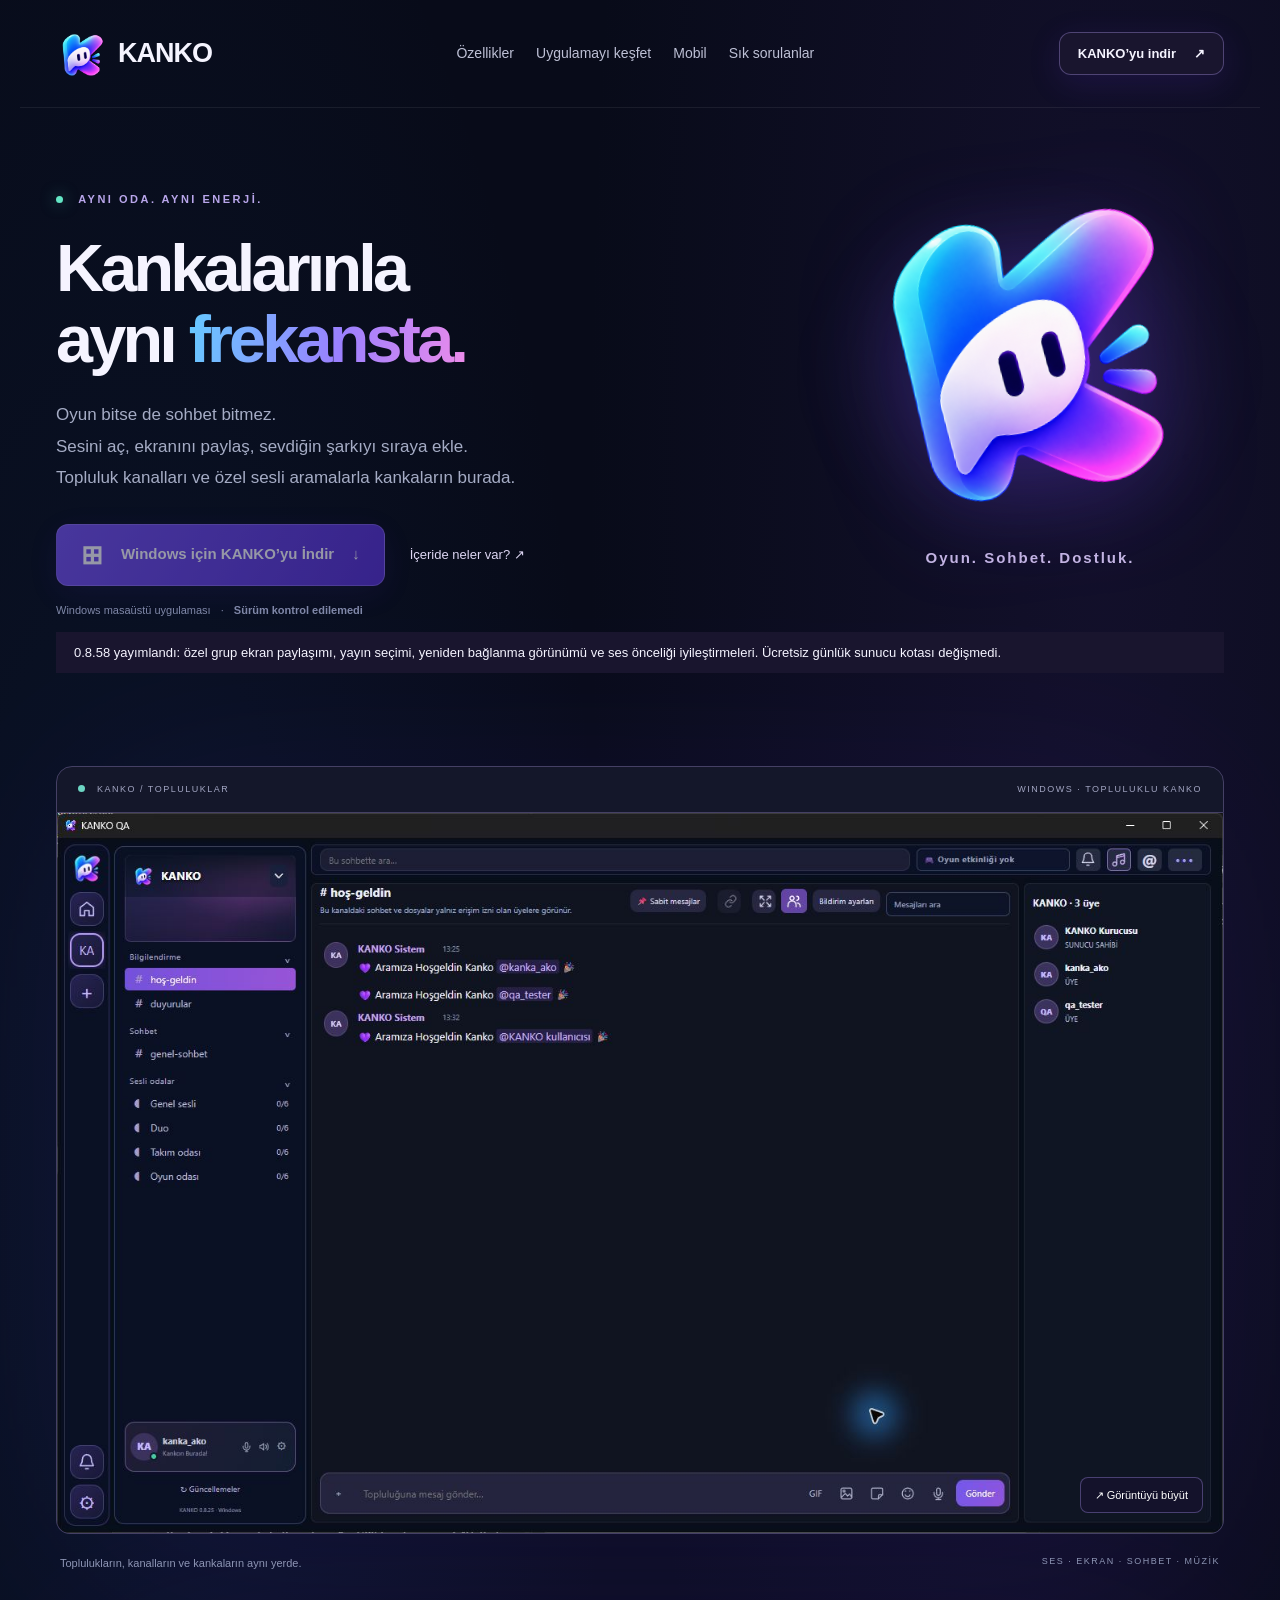
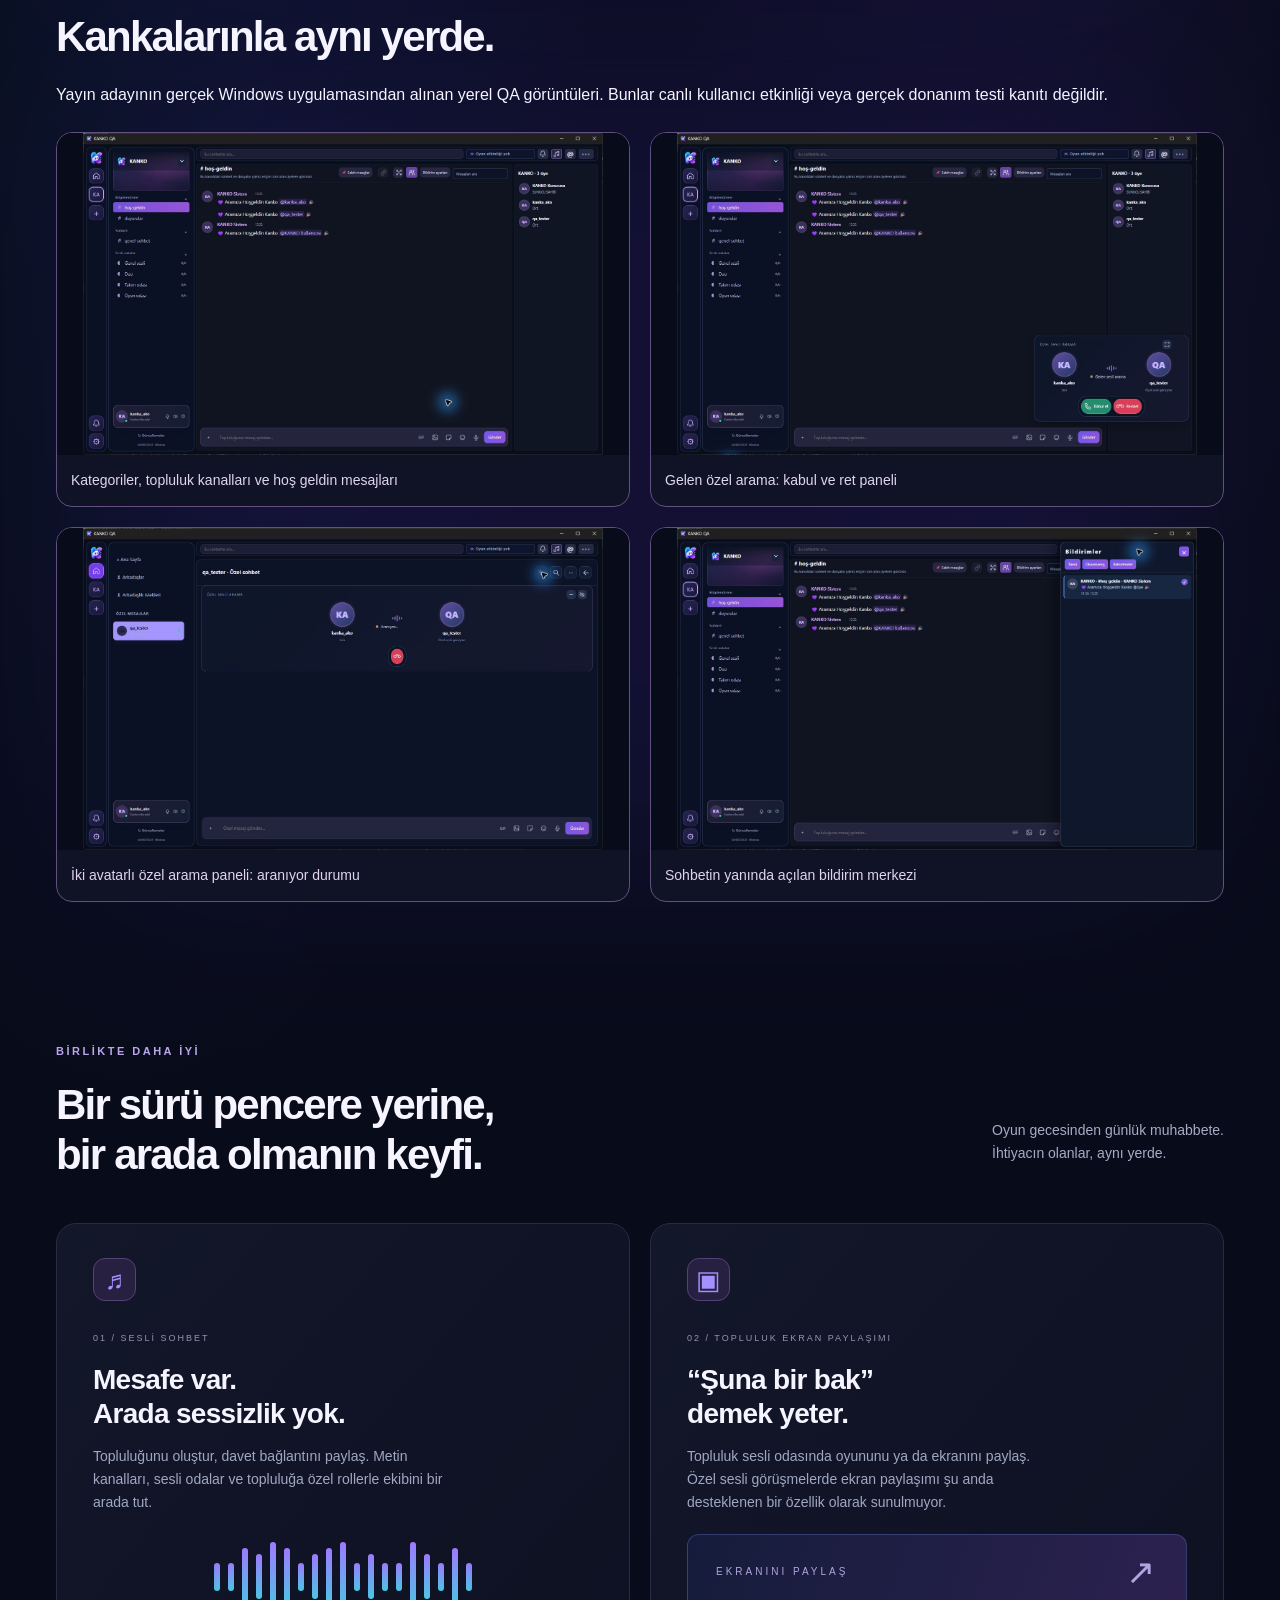
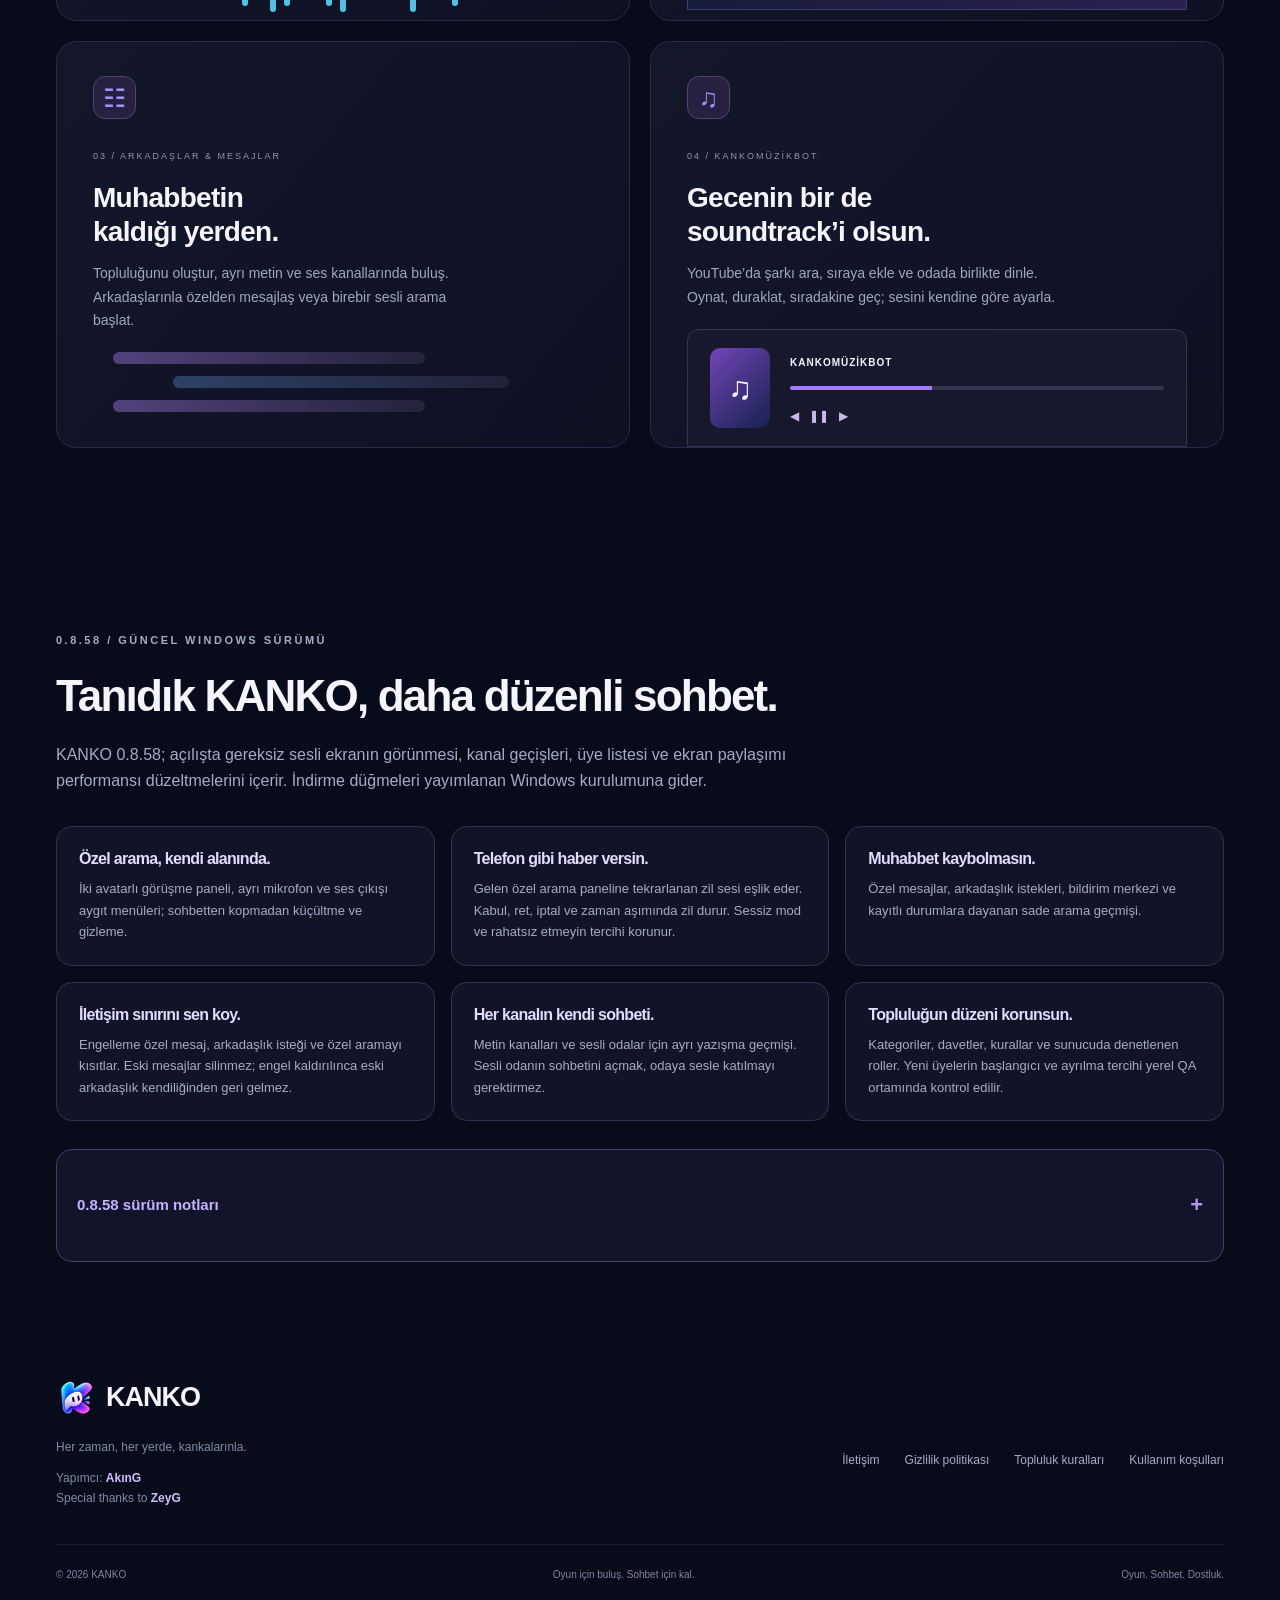
<file: index.html>
<!doctype html><html lang="tr"><head><meta charset="utf-8"><meta name="viewport" content="width=device-width,initial-scale=1"><meta name="theme-color" content="#080b19"><meta name="description" content="KANKO ile arkadaşlarınla sesli sohbet et, ekranını paylaş ve birlikte müzik dinle. Windows masaüstü uygulamasını indir."><link rel="canonical" href="https://kankoapp.github.io/"><meta property="og:url" content="https://kankoapp.github.io/"><meta property="og:image" content="https://kankoapp.github.io/logo-hd.png"><title>KANKO — Kankalarınla aynı frekansta.</title><meta property="og:title" content="KANKO — Kankalarınla aynı frekansta."><meta property="og:description" content="Oyun. Sohbet. Dostluk. Arkadaşlarınla buluşacağın Windows uygulaması."><link rel="icon" href="logo-hd.png"><link rel="stylesheet" href="style.css?v=release-live-1"><style>.mobile-section{padding-top:90px;padding-bottom:70px}.mobile-intro{display:grid;grid-template-columns:1fr 1.15fr;align-items:center;gap:40px}.mobile-intro h2{font-size:clamp(32px,4vw,50px);line-height:1.15;margin:22px 0}.mobile-intro p{color:var(--muted)}.coming-badge{display:inline-flex;border:1px solid #9671ff66;border-radius:30px;padding:7px 15px;background:#6542dc22;color:#cebaff;font-size:12px}.mobile-art{margin:0}.mobile-art img{display:block;width:100%;height:auto;border:1px solid #544678;border-radius:24px}.mobile-art figcaption{font-size:11px;color:var(--muted);margin-top:12px;text-align:center}.capability-grid{display:grid;grid-template-columns:repeat(3,minmax(0,1fr));gap:16px;margin-top:32px}.capability-card{border:1px solid #34334e;border-radius:16px;background:#111427;padding:22px;min-width:0}.capability-card h3{font-size:16px;margin:0 0 10px;color:#e3dbff}.capability-card p{font-size:13px;color:var(--muted);margin:0}.capability-heading{font-size:24px;margin-top:48px}.creator-credit strong{color:#d3bcff}.nav nav{gap:22px}@media(max-width:850px){.mobile-intro{grid-template-columns:1fr}.capability-grid{grid-template-columns:repeat(2,minmax(0,1fr))}.mobile-section{padding-top:60px}}@media(max-width:520px){.capability-grid{grid-template-columns:1fr}.mobile-intro{gap:24px}.capability-card{padding:18px}.mobile-section{padding-bottom:40px}.nav nav{gap:12px;font-size:12px}}</style><link rel="stylesheet" href="premium.css"><link rel="stylesheet" href="sharp-visuals.css"><link rel="stylesheet" href="game-examples.css"><link rel="stylesheet" href="candidate.css"></head><body><a class="skip" href="#main">İçeriğe geç</a><header class="nav wrap"><a class="brand" href="#" aria-label="KANKO ana sayfa"><img src="logo-hd.png" alt="" width="52" height="52">KANKO</a><nav aria-label="Ana menü"><a href="#ozellikler">Özellikler</a><a href="#uygulama">Uygulamayı keşfet</a><a href="#mobil">Mobil</a><a href="#sss">Sık sorulanlar</a></nav><a class="button small" href="#indir">KANKO’yu indir <span aria-hidden="true">↗</span></a></header><main id="main"><section class="hero wrap"><div class="eyebrow"><span class="status-dot"></span> AYNI ODA. AYNI ENERJİ.</div><h1>Kankalarınla<br>aynı <em>frekansta.</em></h1><p class="intro">Oyun bitse de sohbet bitmez.<br>Sesini aç, ekranını paylaş, sevdiğin şarkıyı sıraya ekle.<br class="desktop"> Topluluk kanalları ve özel sesli aramalarla kankaların burada.</p><div class="actions"><a class="button download" aria-disabled="true"><span class="windows" aria-hidden="true">⊞</span> Windows için KANKO’yu İndir <span aria-hidden="true">↓</span></a><a class="text-link" href="#uygulama">İçeride neler var? <span aria-hidden="true">↗</span></a></div><p class="release">Windows masaüstü uygulaması <span>·</span> <b data-release-version>v0.8.58</b></p><p class="small" role="status">0.8.58 yayımlandı: özel grup ekran paylaşımı, yayın seçimi, yeniden bağlanma görünümü ve ses önceliği iyileştirmeleri. Ücretsiz günlük sunucu kotası değişmedi.</p><div class="hero-mark" aria-hidden="true"><img src="logo-hd.png" alt=""><span>Oyun. Sohbet. Dostluk.</span></div></section><section id="uygulama" class="showcase wrap"><div class="preview-top"><span><i></i> KANKO / TOPLULUKLAR</span><span>WINDOWS · TOPLULUKLU KANKO</span></div><button class="screenshot" aria-label="KANKO ekran görüntüsünü büyüt"><img src="assets/candidate-community.png" alt="Güncel KANKO topluluk kanalları ve sesli odası; sentetik test hesapları" width="1444" height="861" fetchpriority="high"><span class="zoom">↗ Görüntüyü büyüt</span></button><div class="preview-bottom"><span>Toplulukların, kanalların ve kankaların aynı yerde.</span><span>SES · EKRAN · SOHBET · MÜZİK</span></div></section><section class="showcase wrap" aria-label="Güncel KANKO ekranları"><h2>Kankalarınla aynı yerde.</h2><p>Yayın adayının gerçek Windows uygulamasından alınan yerel QA görüntüleri. Bunlar canlı kullanıcı etkinliği veya gerçek donanım testi kanıtı değildir.</p><div class="site-theme-gallery"><figure><img src="assets/candidate-community.png" alt="Kategoriler, topluluk kanalları ve hoş geldin mesajları — yerel QA uygulamasından gerçek ekran görüntüsü" width="1446" height="893" loading="lazy"><figcaption>Kategoriler, topluluk kanalları ve hoş geldin mesajları</figcaption></figure><figure><img src="assets/candidate-incoming.jpg" alt="Gelen özel arama: kabul ve ret paneli — yerel QA uygulamasından gerçek ekran görüntüsü" width="1446" height="893" loading="lazy"><figcaption>Gelen özel arama: kabul ve ret paneli</figcaption></figure><figure><img src="assets/candidate-outgoing.png" alt="İki avatarlı özel arama paneli: aranıyor durumu — yerel QA uygulamasından gerçek ekran görüntüsü" width="1446" height="893" loading="lazy"><figcaption>İki avatarlı özel arama paneli: aranıyor durumu</figcaption></figure><figure><img src="assets/candidate-notifications.png" alt="Sohbetin yanında açılan bildirim merkezi — yerel QA uygulamasından gerçek ekran görüntüsü" width="1446" height="893" loading="lazy"><figcaption>Sohbetin yanında açılan bildirim merkezi</figcaption></figure></div></section><section id="ozellikler" class="features wrap"><div class="section-heading"><p class="eyebrow">BİRLİKTE DAHA İYİ</p><h2>Bir sürü pencere yerine,<br>bir arada olmanın keyfi.</h2><p>Oyun gecesinden günlük muhabbete.<br>İhtiyacın olanlar, aynı yerde.</p></div><div class="feature-grid"><article class="feature voice"><div class="icon" aria-hidden="true">♬</div><span class="number">01 / SESLİ SOHBET</span><h3>Mesafe var.<br>Arada sessizlik yok.</h3><p>Topluluğunu oluştur, davet bağlantını paylaş. Metin kanalları, sesli odalar ve topluluğa özel rollerle ekibini bir arada tut.</p><div class="wave" aria-hidden="true"><i></i><i></i><i></i><i></i><i></i><i></i><i></i><i></i><i></i><i></i><i></i><i></i><i></i><i></i><i></i><i></i><i></i><i></i><i></i></div></article><article class="feature"><div class="icon" aria-hidden="true">▣</div><span class="number">02 / TOPLULUK EKRAN PAYLAŞIMI</span><h3>“Şuna bir bak”<br>demek yeter.</h3><p>Topluluk sesli odasında oyununu ya da ekranını paylaş. Özel sesli görüşmelerde ekran paylaşımı şu anda desteklenen bir özellik olarak sunulmuyor.</p><div class="mini-art screen-art" aria-hidden="true"><span>EKRANINI PAYLAŞ</span><div>↗</div></div></article><article class="feature"><div class="icon" aria-hidden="true">☷</div><span class="number">03 / ARKADAŞLAR & MESAJLAR</span><h3>Muhabbetin<br>kaldığı yerden.</h3><p>Topluluğunu oluştur, ayrı metin ve ses kanallarında buluş. Arkadaşlarınla özelden mesajlaş veya birebir sesli arama başlat.</p><div class="mini-art chat-art" aria-hidden="true"><b></b><b></b><b></b></div></article><article class="feature music"><div class="icon" aria-hidden="true">♫</div><span class="number">04 / KANKOMÜZİKBOT</span><h3>Gecenin bir de<br>soundtrack’i olsun.</h3><p>YouTube’da şarkı ara, sıraya ekle ve odada birlikte dinle. Oynat, duraklat, sıradakine geç; sesini kendine göre ayarla.</p><div class="music-art" aria-hidden="true"><span>♫</span><div><b>KANKOMÜZİKBOT</b><div class="progress"></div><small>◀ &nbsp; ❚❚ &nbsp; ▶</small></div></div></article></div></section><section class="wrap candidate-section" id="yayin-adayi"><p class="eyebrow">0.8.58 / GÜNCEL WINDOWS SÜRÜMÜ</p><h2>Tanıdık KANKO, daha düzenli sohbet.</h2><p>KANKO 0.8.58; açılışta gereksiz sesli ekranın görünmesi, kanal geçişleri, üye listesi ve ekran paylaşımı performansı düzeltmelerini içerir. İndirme düğmeleri yayımlanan Windows kurulumuna gider.</p><div class="capability-grid"><article class="capability-card"><h3>Özel arama, kendi alanında.</h3><p>İki avatarlı görüşme paneli, ayrı mikrofon ve ses çıkışı aygıt menüleri; sohbetten kopmadan küçültme ve gizleme.</p></article><article class="capability-card"><h3>Telefon gibi haber versin.</h3><p>Gelen özel arama paneline tekrarlanan zil sesi eşlik eder. Kabul, ret, iptal ve zaman aşımında zil durur. Sessiz mod ve rahatsız etmeyin tercihi korunur.</p></article><article class="capability-card"><h3>Muhabbet kaybolmasın.</h3><p>Özel mesajlar, arkadaşlık istekleri, bildirim merkezi ve kayıtlı durumlara dayanan sade arama geçmişi.</p></article><article class="capability-card"><h3>İletişim sınırını sen koy.</h3><p>Engelleme özel mesaj, arkadaşlık isteği ve özel aramayı kısıtlar. Eski mesajlar silinmez; engel kaldırılınca eski arkadaşlık kendiliğinden geri gelmez.</p></article><article class="capability-card"><h3>Her kanalın kendi sohbeti.</h3><p>Metin kanalları ve sesli odalar için ayrı yazışma geçmişi. Sesli odanın sohbetini açmak, odaya sesle katılmayı gerektirmez.</p></article><article class="capability-card"><h3>Topluluğun düzeni korunsun.</h3><p>Kategoriler, davetler, kurallar ve sunucuda denetlenen roller. Yeni üyelerin başlangıcı ve ayrılma tercihi yerel QA ortamında kontrol edilir.</p></article></div><details class="candidate-notes"><summary>0.8.58 sürüm notları</summary><ul><li>Yenilenen topluluk ve özel mesaj panelleri.</li><li>Gelen arama paneliyle birlikte tekrarlanan zil sesi ve arama bitince temizleme.</li><li>Ayrı aygıt menüleri, görüşme küçültme, gizleme ve aktif görüşmeye geri dönüş.</li><li>Bildirim merkezi, kayıtlı arama geçmişi ve engelleme kontrolleri.</li><li>Kurallar ve kullanım koşulları pencerelerinin katmanl<section class="steps wrap"><div><p class="eyebrow">BULUŞMAK BU KADAR KOLAY</p><h2>Plan belli.<br>Kankolar geliyor.</h2></div><ol><li><span>01</span><div><h3>KANKO’yu indir.</h3><p>Windows uygulamasını bilgisayarına kur.</p></div></li><li><span>02</span><div><h3>Odanı aç, linkini paylaş.</h3><p>Davet bağlantısını arkadaşlarına gönder.</p></div></li><li><span>03</span><div><h3>Gerisi muhabbet.</h3><p>Konuş, ekranını paylaş, birlikte müzik dinle.</p></div></li></ol></section><section class="wrap mobile-section" id="tum-ozellikler"><p class="eyebrow">WINDOWS UYGULAMASINDA</p><h2>Muhabbetin bütün parçaları.</h2><p>KANKO’da bugün kullanabileceğin özellikler.</p><div class="windows-gallery"><figure><img src="assets/candidate-community.png" alt="Kategoriler, topluluk kanalları ve hoş geldin mesajları — yerel QA uygulamasından gerçek ekran görüntüsü" width="1446" height="893" loading="lazy"><figcaption>Kategoriler, topluluk kanalları ve hoş geldin mesajları</figcaption></figure></div><h3 id="gorunum" class="theme-gallery-heading">KANKO’nun bütün temaları</h3><p class="theme-gallery-description">Görsele dokun, temayı tam boyutta incele.</p><div class="site-theme-gallery" aria-label="KANKO görsel tema önizlemeleri"><figure><img src="assets/theme-default.svg" alt="KANKO Varsayılan lacivert kale ve gece teması" loading="lazy" width="1600" height="900"><figcaption>KANKO · Varsayılan</figcaption></figure><figure><img src="assets/theme-city.png" alt="KANKO maskotlu Kanka Molası teması" loading="lazy" width="1672" height="941"><figcaption>Kanka Molası</figcaption></figure><figure><img src="assets/theme-neon.png" alt="KANKO Neon Sokak teması" loading="lazy" width="1672" height="941"><figcaption>Neon Sokak</figcaption></figure><figure><img src="assets/theme-space.png" alt="KANKO Uzay Muhabbeti teması" loading="lazy" width="1672" height="941"><figcaption>Uzay Muhabbeti</figcaption></figure><figure><img src="assets/theme-zeyg.png" alt="Lila ve pembe şakayıklarla ZeyG Special teması" loading="lazy" width="1672" height="941"><figcaption>ZeyG Special</figcaption></figure></div><details class="desktop-more"><summary>Tüm Windows özelliklerini keşfet</summary><div class="capability-grid"><article class="capability-card"><h3>Ses odaları ve arkadaşlar</h3><p>Kalıcı ses odaları, davet bağlantıları, arkadaş istekleri ve özel mesajlar. Kısa bağlantı kesintilerinde otomatik yeniden katılma.</p></article><article class="capability-card"><h3>Ekranını paylaş, birlikte izle</h3><p>Katılımcı kartından yayını aç; geniş izleme veya tam ekran kullan. Yayın sesi ve paylaşım kalitesini<section id="indir" class="download-section wrap"><div class="download-glow"></div><img src="logo-hd.png" width="110" height="110" alt="KANKO maskotu" loading="lazy"><p class="eyebrow">OYUN. SOHBET. DOSTLUK.</p><h2>Bu akşam nerede?<br><em>KANKO’da.</em></h2><p>Bir oda aç. Kankalarını çağır. İyi vakit geçir.</p><a class="button download" aria-disabled="true">⊞ &nbsp; Windows için KANKO’yu İndir <span aria-hidden="true">↓</span></a><button class="release-notes" type="button" aria-haspopup="dialog" aria-controls="releaseDialog">v0.8.58 · Sürüm notlarını gör</button></section></main><footer class="wrap"><div><a class="brand" href="#"><img src="logo-hd.png" width="40" height="40" alt="">KANKO</a><p>Her zaman, her yerde, kankalarınla.</p><p class="creator-credit">Yapımcı: <strong>AkınG</strong><br>Special thanks to <strong>ZeyG</strong></p></div><div class="footer-links"><a href="iletisim.html">İletişim</a><a href="gizlilik.html">Gizlilik politikası</a><a href="topluluk-kurallari.html">Topluluk kuralları</a><a href="kosullar.html">Kullanım koşulları</a></div><div class="footer-bottom"><span>© 2026 KANKO</span><span>Oyun için buluş. Sohbet için kal.</span><span>Oyun. Sohbet. Dostluk.</span></div></footer><dialog id="lightbox"><button class="close" aria-label="Kapat">×</button><img src="assets/candidate-community.png" alt="KANKO topluluklu Windows arayüzü; sentetik test hesapları"></dialog><dialog id="info"><button class="close" aria-label="Kapat">×</button><div id="info-content"></div></dialog><dialog id="releaseDialog" aria-labelledby="releaseTitle"><button class="close" aria-label="Sürüm notlarını kapat">×</button><p class="eyebrow">KANKO / YENİLİKLER</p><h2 id="releaseTitle">KANKO 0.8.58</h2><p class="release-subtitle">Topluluklar ve özel sesli aramalar</p><ul class="release-list" aria-live="polite"><li>Profil kartında daha okunaklı isim ve durum; mevcut ses kontrolleri korunur.</li><li>Özel mesaj listesinde isim ve rol rozeti hizalaması.</li><li>Bağlantı yeniden kurulurken son arkadaş listesini gösterme.</li><li>Anlaşılır giriş hataları ve Sigaradayım durumunun sunucu uyumluluğu.</li></ul><p id="releaseStatus" role="status" class="small"></p><button class="button release-retry" type="button" hidden>Tekrar kontrol et</button><button class="button release-done" type="button">Tamam</button></dialog><script src="site.js?v=0.8.58"></script><script src="visual-gallery.js"></script></body></html>
</file>
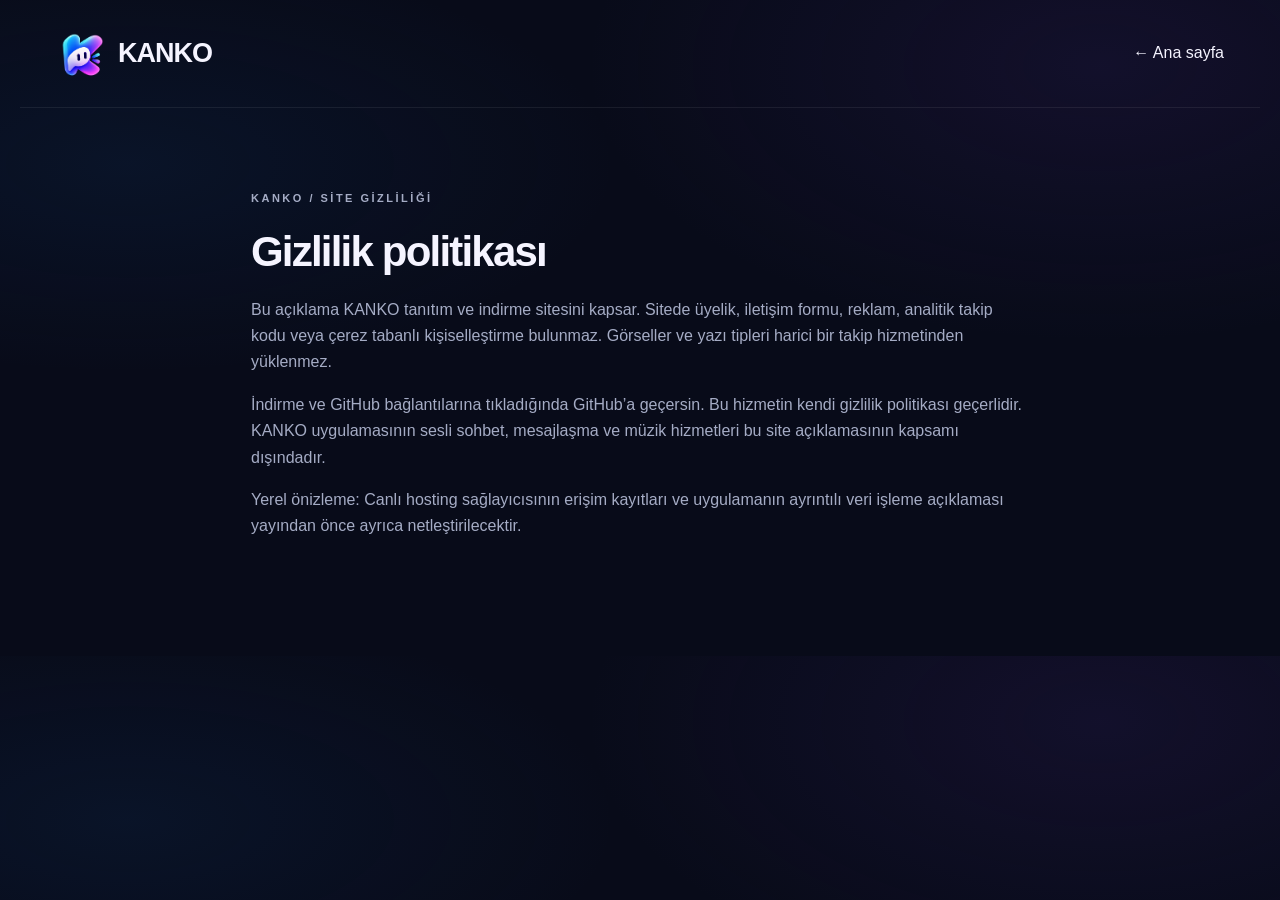
<file: gizlilik.html>
<!doctype html><html lang="tr"><head><meta charset="utf-8"><meta name="viewport" content="width=device-width,initial-scale=1"><meta name="robots" content="noindex"><title>Gizlilik politikası — KANKO</title><link rel="icon" href="logo.webp"><link rel="stylesheet" href="style.css"></head><body><header class="nav wrap"><a class="brand" href="./"> <img src="logo.webp" width="52" height="52" alt="">KANKO</a><a href="./">← Ana sayfa</a></header><main class="legal wrap"><p class="eyebrow">KANKO / SİTE GİZLİLİĞİ</p><h2>Gizlilik politikası</h2><p>Bu açıklama KANKO tanıtım ve indirme sitesini kapsar. Sitede üyelik, iletişim formu, reklam, analitik takip kodu veya çerez tabanlı kişiselleştirme bulunmaz. Görseller ve yazı tipleri harici bir takip hizmetinden yüklenmez.</p><p>İndirme ve GitHub bağlantılarına tıkladığında GitHub’a geçersin. Bu hizmetin kendi gizlilik politikası geçerlidir. KANKO uygulamasının sesli sohbet, mesajlaşma ve müzik hizmetleri bu site açıklamasının kapsamı dışındadır.</p><p>Yerel önizleme: Canlı hosting sağlayıcısının erişim kayıtları ve uygulamanın ayrıntılı veri işleme açıklaması yayından önce ayrıca netleştirilecektir.</p></main></body></html>
</file>
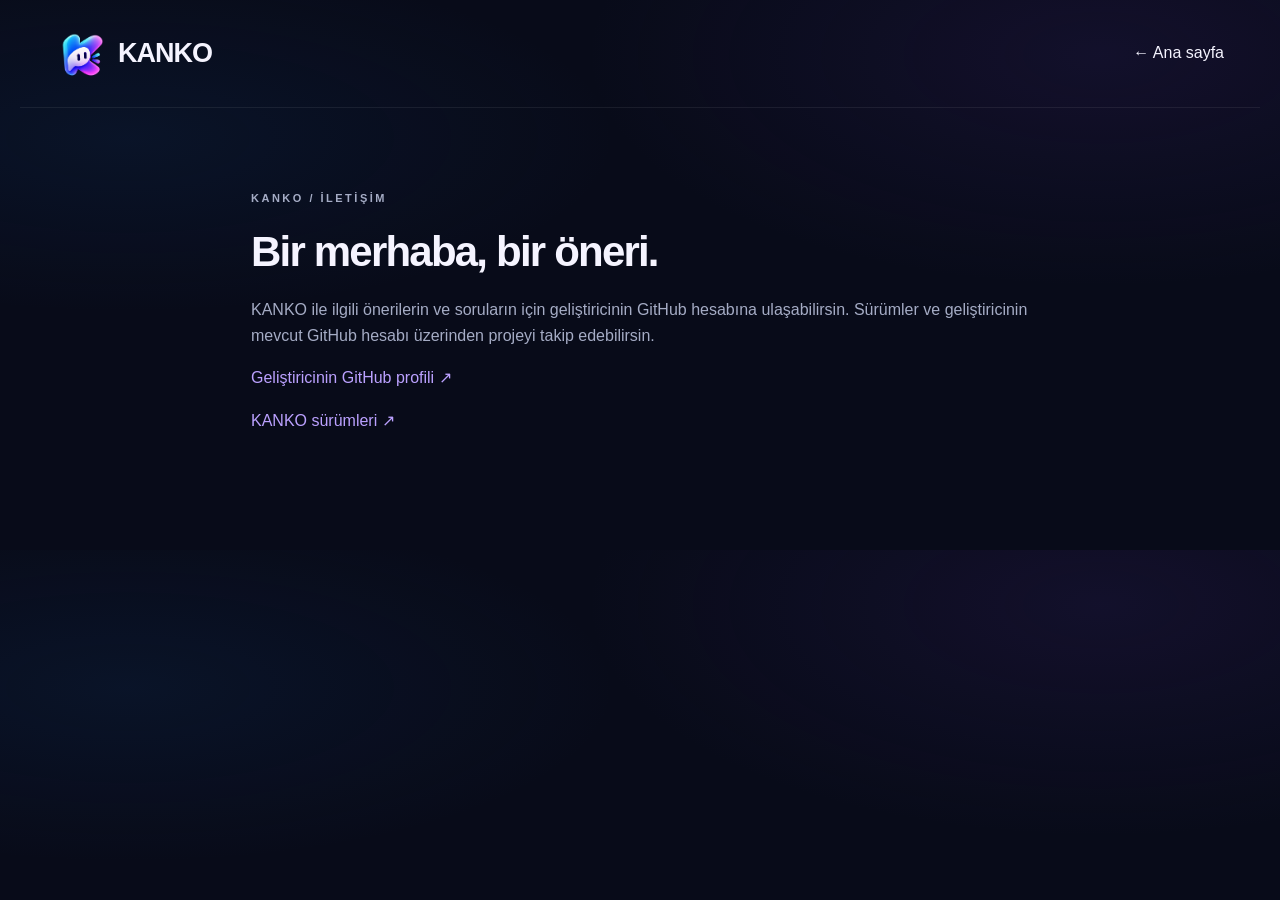
<file: iletisim.html>
<!doctype html><html lang="tr"><head><meta charset="utf-8"><meta name="viewport" content="width=device-width,initial-scale=1"><meta name="robots" content="noindex"><title>İletişim — KANKO</title><link rel="icon" href="logo.webp"><link rel="stylesheet" href="style.css"></head><body><header class="nav wrap"><a class="brand" href="./"> <img src="logo.webp" width="52" height="52" alt="">KANKO</a><a href="./">← Ana sayfa</a></header><main class="legal wrap"><p class="eyebrow">KANKO / İLETİŞİM</p><h2>Bir merhaba, bir öneri.</h2><p>KANKO ile ilgili önerilerin ve soruların için geliştiricinin GitHub hesabına ulaşabilirsin. Sürümler ve geliştiricinin mevcut GitHub hesabı üzerinden projeyi takip edebilirsin.</p><p><a href="https://github.com/metinakinguloglu-cmd" target="_blank" rel="noopener">Geliştiricinin GitHub profili ↗</a></p><p><a href="https://github.com/metinakinguloglu-cmd/brochat-releases/releases" target="_blank" rel="noopener">KANKO sürümleri ↗</a></p></main></body></html>
</file>
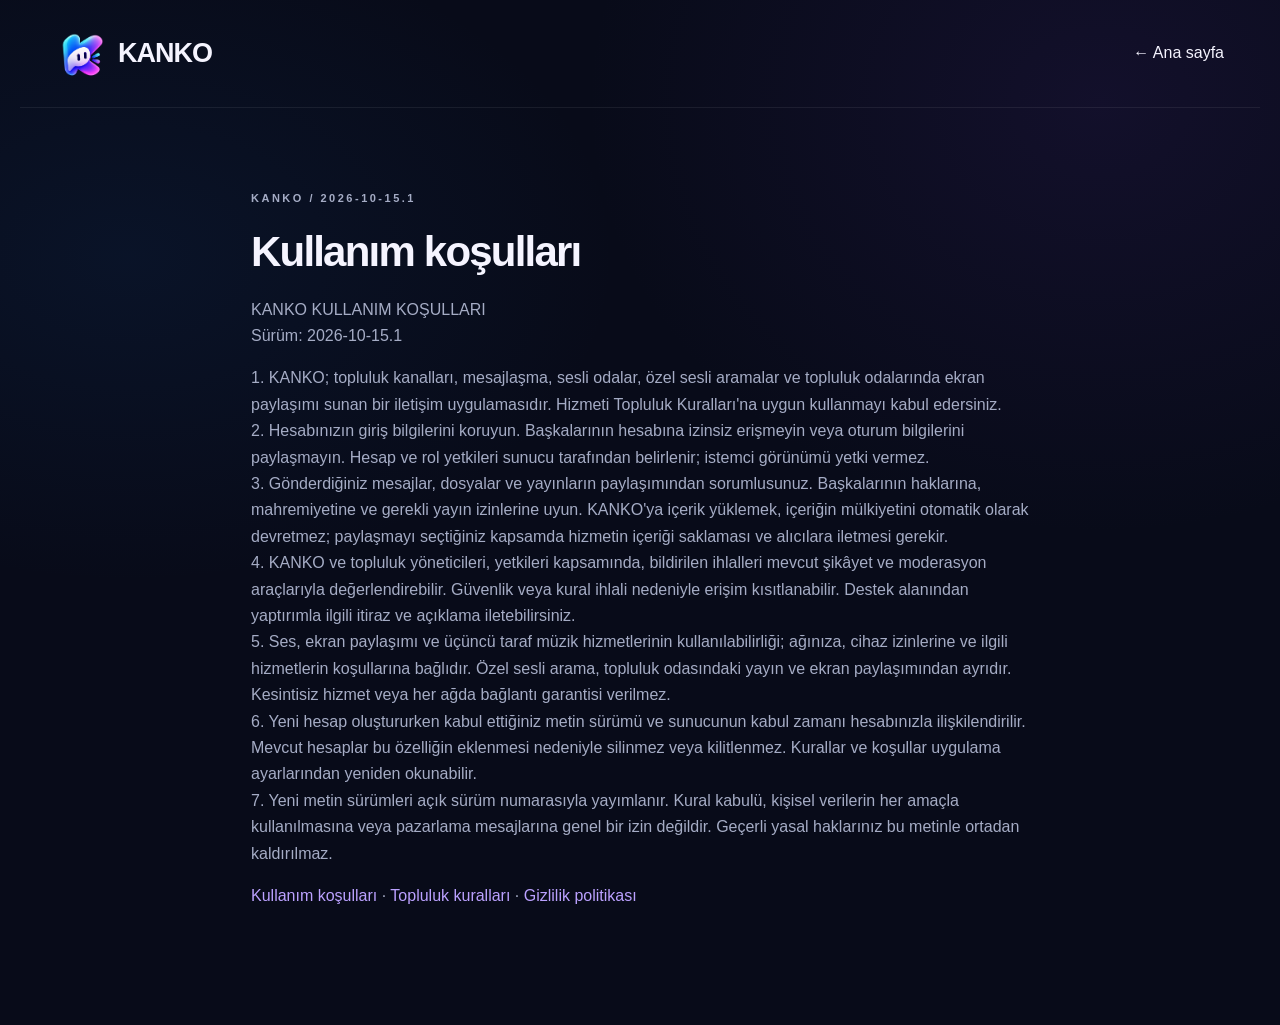
<file: kosullar.html>
<!doctype html><html lang="tr"><head><meta charset="utf-8"><meta name="viewport" content="width=device-width,initial-scale=1"><title>Kullanım koşulları — KANKO</title><link rel="icon" href="logo.webp"><link rel="stylesheet" href="style.css"></head><body><header class="nav wrap"><a class="brand" href="./"><img src="logo.webp" width="52" height="52" alt="">KANKO</a><a href="./">← Ana sayfa</a></header><main class="legal wrap"><p class="eyebrow">KANKO / 2026-10-15.1</p><h2>Kullanım koşulları</h2><p style="white-space:pre-wrap">KANKO KULLANIM KOŞULLARI
Sürüm: 2026-10-15.1</p><p style="white-space:pre-wrap">1. KANKO; topluluk kanalları, mesajlaşma, sesli odalar, özel sesli aramalar ve topluluk odalarında ekran paylaşımı sunan bir iletişim uygulamasıdır. Hizmeti Topluluk Kuralları'na uygun kullanmayı kabul edersiniz.
2. Hesabınızın giriş bilgilerini koruyun. Başkalarının hesabına izinsiz erişmeyin veya oturum bilgilerini paylaşmayın. Hesap ve rol yetkileri sunucu tarafından belirlenir; istemci görünümü yetki vermez.
3. Gönderdiğiniz mesajlar, dosyalar ve yayınların paylaşımından sorumlusunuz. Başkalarının haklarına, mahremiyetine ve gerekli yayın izinlerine uyun. KANKO'ya içerik yüklemek, içeriğin mülkiyetini otomatik olarak devretmez; paylaşmayı seçtiğiniz kapsamda hizmetin içeriği saklaması ve alıcılara iletmesi gerekir.
4. KANKO ve topluluk yöneticileri, yetkileri kapsamında, bildirilen ihlalleri mevcut şikâyet ve moderasyon araçlarıyla değerlendirebilir. Güvenlik veya kural ihlali nedeniyle erişim kısıtlanabilir. Destek alanından yaptırımla ilgili itiraz ve açıklama iletebilirsiniz.
5. Ses, ekran paylaşımı ve üçüncü taraf müzik hizmetlerinin kullanılabilirliği; ağınıza, cihaz izinlerine ve ilgili hizmetlerin koşullarına bağlıdır. Özel sesli arama, topluluk odasındaki yayın ve ekran paylaşımından ayrıdır. Kesintisiz hizmet veya her ağda bağlantı garantisi verilmez.
6. Yeni hesap oluştururken kabul ettiğiniz metin sürümü ve sunucunun kabul zamanı hesabınızla ilişkilendirilir. Mevcut hesaplar bu özelliğin eklenmesi nedeniyle silinmez veya kilitlenmez. Kurallar ve koşullar uygulama ayarlarından yeniden okunabilir.
7. Yeni metin sürümleri açık sürüm numarasıyla yayımlanır. Kural kabulü, kişisel verilerin her amaçla kullanılmasına veya pazarlama mesajlarına genel bir izin değildir. Geçerli yasal haklarınız bu metinle ortadan kaldırılmaz.</p><p><a href="kosullar.html">Kullanım koşulları</a> · <a href="topluluk-kurallari.html">Topluluk kuralları</a> · <a href="gizlilik.html">Gizlilik politikası</a></p></main></body></html>
</file>
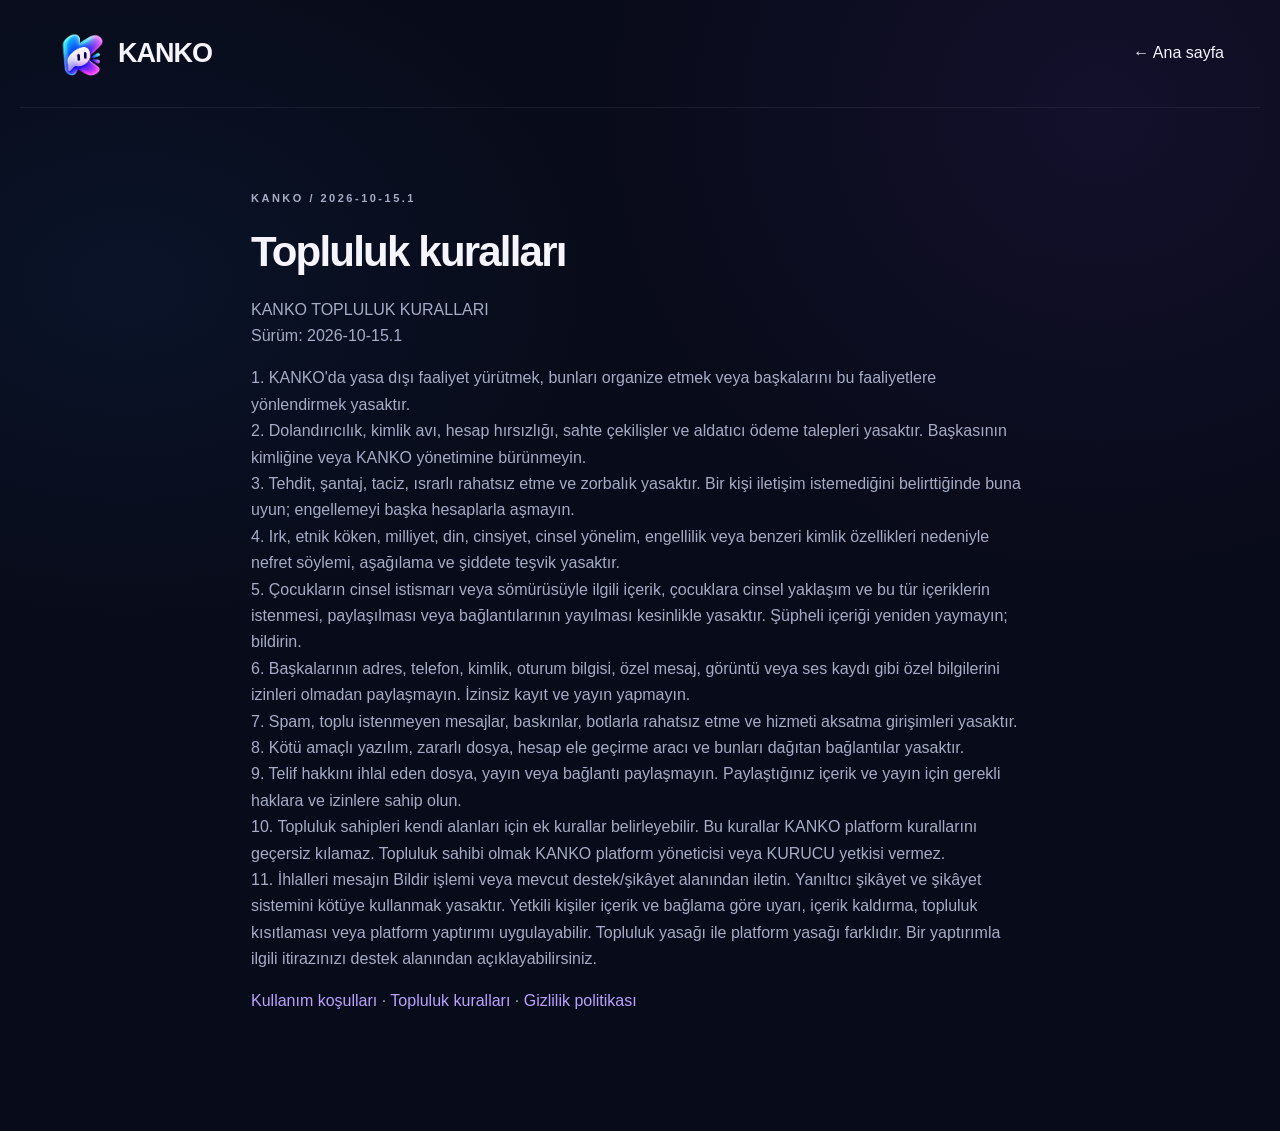
<file: topluluk-kurallari.html>
<!doctype html><html lang="tr"><head><meta charset="utf-8"><meta name="viewport" content="width=device-width,initial-scale=1"><title>Topluluk kuralları — KANKO</title><link rel="icon" href="logo.webp"><link rel="stylesheet" href="style.css"></head><body><header class="nav wrap"><a class="brand" href="./"><img src="logo.webp" width="52" height="52" alt="">KANKO</a><a href="./">← Ana sayfa</a></header><main class="legal wrap"><p class="eyebrow">KANKO / 2026-10-15.1</p><h2>Topluluk kuralları</h2><p style="white-space:pre-wrap">KANKO TOPLULUK KURALLARI
Sürüm: 2026-10-15.1</p><p style="white-space:pre-wrap">1. KANKO'da yasa dışı faaliyet yürütmek, bunları organize etmek veya başkalarını bu faaliyetlere yönlendirmek yasaktır.
2. Dolandırıcılık, kimlik avı, hesap hırsızlığı, sahte çekilişler ve aldatıcı ödeme talepleri yasaktır. Başkasının kimliğine veya KANKO yönetimine bürünmeyin.
3. Tehdit, şantaj, taciz, ısrarlı rahatsız etme ve zorbalık yasaktır. Bir kişi iletişim istemediğini belirttiğinde buna uyun; engellemeyi başka hesaplarla aşmayın.
4. Irk, etnik köken, milliyet, din, cinsiyet, cinsel yönelim, engellilik veya benzeri kimlik özellikleri nedeniyle nefret söylemi, aşağılama ve şiddete teşvik yasaktır.
5. Çocukların cinsel istismarı veya sömürüsüyle ilgili içerik, çocuklara cinsel yaklaşım ve bu tür içeriklerin istenmesi, paylaşılması veya bağlantılarının yayılması kesinlikle yasaktır. Şüpheli içeriği yeniden yaymayın; bildirin.
6. Başkalarının adres, telefon, kimlik, oturum bilgisi, özel mesaj, görüntü veya ses kaydı gibi özel bilgilerini izinleri olmadan paylaşmayın. İzinsiz kayıt ve yayın yapmayın.
7. Spam, toplu istenmeyen mesajlar, baskınlar, botlarla rahatsız etme ve hizmeti aksatma girişimleri yasaktır.
8. Kötü amaçlı yazılım, zararlı dosya, hesap ele geçirme aracı ve bunları dağıtan bağlantılar yasaktır.
9. Telif hakkını ihlal eden dosya, yayın veya bağlantı paylaşmayın. Paylaştığınız içerik ve yayın için gerekli haklara ve izinlere sahip olun.
10. Topluluk sahipleri kendi alanları için ek kurallar belirleyebilir. Bu kurallar KANKO platform kurallarını geçersiz kılamaz. Topluluk sahibi olmak KANKO platform yöneticisi veya KURUCU yetkisi vermez.
11. İhlalleri mesajın Bildir işlemi veya mevcut destek/şikâyet alanından iletin. Yanıltıcı şikâyet ve şikâyet sistemini kötüye kullanmak yasaktır. Yetkili kişiler içerik ve bağlama göre uyarı, içerik kaldırma, topluluk kısıtlaması veya platform yaptırımı uygulayabilir. Topluluk yasağı ile platform yasağı farklıdır. Bir yaptırımla ilgili itirazınızı destek alanından açıklayabilirsiniz.</p><p><a href="kosullar.html">Kullanım koşulları</a> · <a href="topluluk-kurallari.html">Topluluk kuralları</a> · <a href="gizlilik.html">Gizlilik politikası</a></p></main></body></html>
</file>
<file: style.css>
:root{color-scheme:dark;--bg:#080b19;--panel:#101427;--text:#f5f4ff;--muted:#a5acc5;--line:#ffffff12;--purple:#9771ff}*{box-sizing:border-box}html{scroll-behavior:smooth;scroll-padding-top:30px}body{margin:0;background:radial-gradient(ellipse at 86% 10%,#39216b38,transparent 33%),radial-gradient(ellipse at 10% 25%,#14498a22,transparent 30%),var(--bg);color:var(--text);font:16px/1.65 'Segoe UI',Arial,sans-serif}a{color:inherit;text-decoration:none}button{font:inherit;cursor:pointer}.wrap{max-width:1240px;margin:auto;padding-left:36px;padding-right:36px}.nav{height:108px;display:flex;align-items:center;justify-content:space-between;border-bottom:1px solid var(--line)}.brand{display:inline-flex;align-items:center;font-size:27px;letter-spacing:-1px;font-weight:900;gap:10px}.brand img{object-fit:contain}.brand-dot{font-size:10px;align-self:flex-start;margin:13px 0 0 -7px;color:#b5acd3}.nav nav{display:flex;gap:32px;font-size:14px;color:#bdc0d5}.nav a:hover,.footer-links button:hover{color:white}.button{border:1px solid #bba3ff55;background:linear-gradient(120deg,#7351ef,#5632d3);border-radius:12px;display:inline-flex;align-items:center;justify-content:center;gap:18px;padding:17px 24px;font-size:15px;font-weight:650;box-shadow:0 8px 32px #6435dd26;transition:transform .2s,background .2s}.button:hover{transform:translateY(-2px);background:linear-gradient(120deg,#8c64ff,#6744e7)}.small{padding:10px 18px;font-size:13px;background:#19152e}.hero{position:relative;padding-top:82px;padding-bottom:80px;min-height:590px}.eyebrow{font-size:11px;letter-spacing:2.5px;font-weight:700;color:#b9a6eb}.status-dot{display:inline-block;width:7px;height:7px;background:#64e6c5;border-radius:50%;margin-right:10px;box-shadow:0 0 15px #64e6c580}h1{font-size:clamp(46px,5.2vw,74px);line-height:1.06;letter-spacing:-3.8px;margin:25px 0 25px;font-weight:800}em{font-style:normal;background:linear-gradient(100deg,#65caff 0%,#9b80ff 55%,#ed8bea 100%);background-clip:text;color:transparent}.intro{color:var(--muted);font-size:17px;line-height:1.85}.actions{display:flex;align-items:center;gap:25px;margin-top:30px}.text-link{font-size:13px;color:#ddd6f3}.windows{font-size:26px;line-height:1}.release{font-size:11px;color:#8089a8;margin-top:15px}.release span{padding:0 7px}.hero-mark{position:absolute;right:55px;top:65px;width:350px;text-align:center}.hero-mark:before{content:'';position:absolute;inset:25px -30px;background:radial-gradient(ellipse,#6544cb55,transparent 68%);filter:blur(30px);z-index:-1}.hero-mark img{width:100%;filter:drop-shadow(0 15px 50px #6c3ef035);transform:rotate(-9deg)}.hero-mark span{display:block;font-size:15px;font-weight:600;letter-spacing:2px;margin-top:15px;color:#c4b5e3}.showcase{position:relative}.showcase:before{content:'';position:absolute;inset:40px 80px;background:#6339f2;filter:blur(110px);opacity:.12;z-index:-1}.preview-top{display:flex;justify-content:space-between;padding:15px 21px;background:#14172a;border:1px solid #454065;border-radius:16px 16px 0 0;font-size:9px;letter-spacing:1.5px;color:#a2a5c2}.preview-top i{display:inline-block;width:7px;height:7px;background:#6cd5c3;border-radius:50%;margin-right:8px}.screenshot{display:block;position:relative;width:100%;background:#0c1024;padding:0;border:1px solid #454065;border-top:0;border-radius:0 0 14px 14px;overflow:hidden}.screenshot img{display:block;width:100%;height:auto}.zoom{position:absolute;right:20px;bottom:20px;padding:8px 14px;border:1px solid #b39bff55;background:#15132de8;border-radius:8px;font-size:11px;color:white}.preview-bottom{display:flex;justify-content:space-between;padding:20px 4px;color:#8d95b4;font-size:11px}.preview-bottom span:last-child{letter-spacing:1.5px;font-size:9px}.features{padding-top:105px;padding-bottom:100px}.section-heading{position:relative;margin-bottom:44px}.section-heading>p:last-child{position:absolute;right:0;bottom:0;color:var(--muted);font-size:14px}h2{font-size:42px;line-height:1.18;letter-spacing:-1.8px;margin:20px 0;font-weight:750}.feature-grid{display:grid;grid-template-columns:repeat(2,1fr);gap:20px}.feature{padding:34px 36px 0;background:linear-gradient(130deg,#13172a,#0e1122);border:1px solid #282b45;border-radius:20px;overflow:hidden;min-height:370px;position:relative}.feature .icon{width:43px;height:43px;display:grid;place-items:center;font-size:26px;color:#a490ff;background:#282041;border:1px solid #514374;border-radius:12px;margin-bottom:22px}.number{font-size:9px;letter-spacing:2px;color:#9893b4}h3{font-size:28px;line-height:1.2;letter-spacing:-.7px;margin:14px 0}.feature p{max-width:370px;color:#9fa8c3;font-size:14px}.wave{display:flex;gap:8px;align-items:center;height:86px;margin-top:18px;justify-content:center;mask-image:linear-gradient(to right,transparent,#000 25%,#000 75%,transparent)}.wave i{width:6px;height:28px;border-radius:10px;background:linear-gradient(#9d7aff,#4ac7e2)}.wave i:nth-child(3n){height:58px}.wave i:nth-child(4n){height:45px}.wave i:nth-child(5n){height:70px}.mini-art{height:76px;margin-top:25px}.screen-art{border:1px solid #576bb766;border-radius:12px 12px 0 0;background:linear-gradient(110deg,#151c3b,#2c2150);display:flex;align-items:center;justify-content:space-between;padding:20px 28px;font-size:10px;letter-spacing:3px;color:#b2a5df}.screen-art div{font-size:35px}.chat-art{position:relative;padding-left:20px}.chat-art b{display:block;height:12px;border-radius:10px;background:linear-gradient(90deg,#52427b,#24223b);width:65%;margin-bottom:12px}.chat-art b:nth-child(2){margin-left:60px;width:70%;background:linear-gradient(90deg,#2d4167,#202238)}.music-art{display:flex;gap:20px;margin:24px 0 0;padding:18px 22px;background:#17182c;border:1px solid #3b3155;border-radius:12px 12px 0 0}.music-art>span{display:grid;place-items:center;min-width:60px;background:linear-gradient(135deg,#7245b9,#17214d);border-radius:10px;font-size:32px}.music-art>div{flex:1}.music-art b{font-size:10px;letter-spacing:1px}.progress{height:4px;background:linear-gradient(90deg,#a77aff 38%,#35334f 38%);border-radius:5px;margin:12px 0}.music-art small{font-size:12px;color:#c7bae8}.steps{display:grid;grid-template-columns:1fr 1fr;padding-top:45px;padding-bottom:100px;border-bottom:1px solid var(--line)}.steps ol{padding:0;list-style:none;margin:0}.steps li{display:flex;gap:25px;border-bottom:1px solid var(--line);padding:20px 0}.steps li>span{font-size:12px;color:#9f84e8;margin-top:6px}.steps h3{font-size:18px;letter-spacing:-.3px;margin:0}.steps p{color:var(--muted);font-size:13px;margin:5px 0}.faq{display:grid;grid-template-columns:1fr 1.25fr;gap:60px;padding-top:100px;padding-bottom:100px}.faq>div>p:last-child{font-size:14px;color:var(--muted)}details{border-bottom:1px solid #292b43}summary{cursor:pointer;list-style:none;padding:23px 26px 23px 0;font-size:15px;position:relative}summary:after{content:'+';position:absolute;right:0;color:#ad94ec;font-size:22px;top:17px}details[open] summary:after{content:'−'}details p{color:var(--muted);font-size:14px;padding-right:20px;margin:0 0 23px}.download-section{position:relative;text-align:center;border:1px solid #40365f;border-radius:24px;padding:55px 30px 65px;overflow:hidden;background:radial-gradient(ellipse at 50% 110%,#5c2fbf45,transparent 70%),#101125}.download-section img{object-fit:contain}.download-section h2{font-size:52px}.download-section>p:not(.eyebrow){color:var(--muted);font-size:15px;margin-bottom:28px}.release-notes{display:block;margin-top:17px;font-size:11px;color:#a79cbe}footer{padding-top:65px!important}.footer-links{float:right;display:flex;gap:25px;margin-top:-70px}.footer-links button{background:none;border:0;padding:0;color:var(--muted);font-size:12px}footer p{font-size:12px;color:#818aa7}.footer-bottom{display:flex;justify-content:space-between;border-top:1px solid var(--line);margin-top:35px;padding:22px 0;font-size:10px;color:#7f87a4}.footer-bottom b{color:#b6a4df}dialog{border:1px solid #494363;border-radius:18px;background:#101426;color:white;padding:42px;max-width:760px;width:90%;line-height:1.8}dialog::backdrop{background:#030615e8;backdrop-filter:blur(7px)}#lightbox{max-width:1450px;width:96%;padding:40px 10px 10px}#lightbox img{width:100%;display:block;border-radius:8px}.close{position:absolute;right:12px;top:4px;background:transparent;border:0;color:#ddd;font-size:26px}dialog h2{font-size:28px}dialog p{font-size:14px;color:var(--muted)}dialog a{color:#bba1ff;text-decoration:underline}.skip{position:absolute;top:-60px;left:15px;background:#6542dc;padding:10px;z-index:10}.skip:focus{top:10px}:focus-visible{outline:2px solid #9edcff;outline-offset:5px}section{scroll-margin-top:30px}
@media(min-width:1500px){.hero{padding-top:100px;padding-bottom:100px}.hero-mark{right:90px;top:70px;width:380px}}
@media(max-width:1000px){.hero-mark{width:245px;right:30px;top:90px}.hero{min-height:570px}h1{font-size:60px}.intro{max-width:500px}.actions{gap:16px}.text-link{display:none}.nav nav{gap:18px}.section-heading>p:last-child{position:static}.feature{padding:26px 25px 0}.wrap{padding-left:25px;padding-right:25px}}
@media(max-width:700px){.wrap{padding-left:22px;padding-right:22px}.nav{height:82px}.brand{font-size:23px;gap:6px}.brand img{width:40px;height:40px}.nav nav{display:none}.small{font-size:11px;padding:9px 12px}.hero{padding-top:40px;padding-bottom:34px;text-align:center;display:flex;flex-direction:column;align-items:center}.hero-mark{position:static;order:-1;width:130px;margin-bottom:26px}.hero-mark img{transform:rotate(-8deg)}.hero-mark span{display:none}.hero .eyebrow{font-size:9px}h1{font-size:47px;letter-spacing:-2.6px;margin:20px 0}.intro{font-size:14px;line-height:1.9}.desktop{display:none}.actions{margin-top:20px;width:100%}.actions .button{width:100%;font-size:13px;gap:12px;padding:16px 12px}.release{font-size:9px}.preview-top{font-size:7px;letter-spacing:.7px;padding:12px}.preview-top span:last-child{display:none}.zoom{font-size:8px;bottom:8px;right:8px;padding:4px 8px}.preview-bottom{font-size:9px;text-align:center;display:block}.preview-bottom span:last-child{display:none}.features{padding-top:60px;padding-bottom:55px}h2{font-size:32px;letter-spacing:-1.1px}.section-heading>p:last-child{font-size:13px}.feature-grid{grid-template-columns:1fr;gap:15px}.feature{min-height:350px;padding:27px 28px 0}.feature h3{font-size:27px}.steps{grid-template-columns:1fr;padding-top:15px;padding-bottom:55px;gap:20px}.faq{grid-template-columns:1fr;gap:20px;padding-top:55px;padding-bottom:60px}.faq>div>p:last-child br{display:none}summary{font-size:14px;padding:20px 22px 20px 0}.download-section{width:calc(100% - 30px);padding:35px 18px 45px}.download-section h2{font-size:40px}.download-section .button{font-size:12px;gap:10px;width:100%;padding:16px 10px}.download-section>p:not(.eyebrow){font-size:13px}.footer-links{float:none;margin:25px 0;gap:20px;flex-wrap:wrap}.footer-bottom{flex-wrap:wrap;gap:12px}.footer-bottom>span:last-child{display:none}dialog{padding:32px 24px}}
@media(prefers-reduced-motion:reduce){html{scroll-behavior:auto}*,*:before,*:after{transition:none!important;animation:none!important}}
.footer-links a{color:var(--muted);font-size:12px}.footer-links a:hover{color:white}.legal{max-width:850px;padding-top:70px;padding-bottom:100px}.legal p{color:var(--muted)}.legal a{color:#bba1ff}.hero h1{animation:enter .55s ease-out both}@keyframes enter{from{opacity:0;transform:translateY(10px)}to{opacity:1;transform:translateY(0)}}
@media(max-width:700px){.hero-mark{position:relative;top:auto;right:auto}}
.presence-section{display:grid;grid-template-columns:1fr 1fr;gap:85px;padding-top:15px;padding-bottom:110px;align-items:center}.presence-copy>p:not(.eyebrow){color:var(--muted);font-size:14px}.presence-preview{display:flex;align-items:center;gap:18px;border:1px solid #403456;background:linear-gradient(120deg,#201b36,#111426);border-radius:16px;padding:22px;margin-top:32px;max-width:390px}.presence-mascot{position:relative;flex-shrink:0}.presence-mascot img{display:block}.presence-mascot i{position:absolute;right:0;bottom:3px;background:#4cd9ac;border:4px solid #19172b;width:21px;height:21px;border-radius:50%}.presence-preview strong{display:block;font-size:17px;line-height:1.4;margin:5px 0}.presence-preview small{font-size:11px;color:var(--muted)}.presence-caption{font-size:8px;letter-spacing:1.5px;color:#9f91bb}.presence-copy .presence-note{font-size:11px!important;color:#958ba9!important;margin-top:16px}.presence-options{display:grid;gap:10px}.presence-choice{--tone:#4cd9ac;display:flex;align-items:center;gap:15px;text-align:left;width:100%;padding:16px 20px;background:#121628;border:1px solid #2c2c43;border-radius:12px;color:var(--text);transition:border-color .18s,background .18s}.presence-choice[data-status=idle]{--tone:#edba57}.presence-choice[data-status=away]{--tone:#66b8f9}.presence-choice[data-status=dnd]{--tone:#f17b99}.presence-choice[data-status=invisible]{--tone:#9395ad}.presence-symbol{color:var(--tone);font-size:20px;line-height:1;width:22px;text-align:center}.presence-choice strong{display:block;font-size:14px;font-weight:600}.presence-choice small{display:block;color:#929bb6;font-size:10px;margin-top:3px}.presence-emoji{margin-left:auto;font-size:20px}.presence-choice:hover{background:#1b1a33;border-color:#63547e}.presence-choice.selected{background:linear-gradient(100deg,#30264d,#1d1c35);border-color:#9270d8;box-shadow:0 5px 25px #6533d012}.presence-footnote{color:#818ba8;font-size:10px;margin:2px 0;text-align:center}@media(max-width:1000px){.presence-section{gap:35px}}@media(max-width:700px){.presence-section{grid-template-columns:1fr;gap:25px;padding-top:10px;padding-bottom:65px}.presence-choice{padding:15px}.presence-choice strong{font-size:13px}.presence-preview{max-width:none}.presence-copy h2{font-size:30px}}

button.release-notes{margin:17px auto 0;background:transparent;border:0;padding:3px 8px;font-family:inherit;cursor:pointer}button.release-notes:hover{color:#d4c4ff;text-decoration:underline}#releaseDialog{box-sizing:border-box;width:min(460px,calc(100% - 32px));max-height:calc(100dvh - 40px);overflow:auto;padding:34px;border-color:#63508f;background:radial-gradient(circle at top right,#46307844,transparent 70%),#101426;box-shadow:0 24px 100px #0008}#releaseDialog h2{margin:12px 0 4px}#releaseDialog .eyebrow{font-size:10px;margin-top:0}#releaseDialog .release-subtitle{margin:0 0 20px;color:#bfa5ef}#releaseDialog .release-list{padding-left:20px;color:#c3c7dd;font-size:14px;line-height:1.65}#releaseDialog li{margin:10px 0}#releaseDialog li::marker{color:#a989ff}#releaseDialog .release-done{margin-top:15px;width:100%;justify-content:center}

.download[aria-disabled=true]{opacity:.6;cursor:wait}.release-retry{width:100%;margin:12px 0}.release-retry[hidden]{display:none}#releaseStatus:empty{display:none}
</file>
<file: premium.css>
.premium-mobile{position:relative;background:radial-gradient(ellipse at 50% 45%,#602be633,transparent 65%);text-align:center}.mobile-heading h2{font-size:clamp(38px,6vw,72px);line-height:1.1;margin:24px 0 14px}.mobile-heading>p{color:#bcc5ea;font-size:clamp(16px,2vw,24px);margin:0 0 12px}.mobile-slogan{color:#a0a7d2;letter-spacing:4px;font-size:13px}.phone-gallery{display:grid;grid-template-columns:repeat(3,minmax(0,1fr));gap:32px;max-width:1020px;margin:65px auto 50px;align-items:start}.concept-phone{position:relative;background:linear-gradient(155deg,#19182f,#060a16 65%);border:2px solid #6f4ab7;border-radius:42px;padding:24px 20px 30px;text-align:left;box-shadow:0 0 0 5px #121329,0 0 35px #6634cd33;min-height:610px;min-width:0}.concept-phone:nth-child(1){transform:rotate(-4deg)}.concept-phone:nth-child(3){transform:rotate(4deg)}.phone-notch{height:16px;width:42%;border-radius:0 0 14px 14px;background:#030611;position:absolute;left:29%;top:0}.phone-time{font-size:10px;color:#eceaff;margin:0 3px 24px}.phone-time>span{float:right;font-size:9px}.phone-brand{display:flex;align-items:center;gap:6px;font-size:23px;font-weight:800;margin:16px 0 23px}.phone-brand img{width:32px}.phone-heading{font-weight:700;font-size:15px;margin:16px 0 20px}.phone-heading small{display:block;font-weight:400;color:#929bbc;font-size:11px;margin:8px 0 0}.phone-heading em{font-size:22px;color:#bd70ff}.concept-room{display:flex;flex-wrap:wrap;justify-content:center;gap:25px 15px;padding:15px 0 26px}.concept-avatar{display:flex;flex-direction:column;align-items:center;width:calc(50% - 10px);gap:12px;font-size:11px;color:#eee}.concept-avatar img{width:84px;height:84px;border:2px solid #bd7aff;border-radius:50%;padding:7px;background:#191233;box-shadow:0 0 15px #8635d944}.concept-avatar.speaking img{border-color:#54e6ce;box-shadow:0 0 18px #45cbaa44}.concept-avatar.crowned img{border-color:#f5c773}.concept-controls{display:flex;justify-content:space-around;margin:20px 0 28px}.concept-controls>span{display:grid;place-items:center;width:42px;height:42px;background:#202139;border-radius:50%;font-size:20px}.concept-controls .hangup{background:#d63867}.phone-summary{font-size:11px;padding:15px 9px;border-radius:13px;background:#141b30;color:#bbbdde}.phone-home{position:absolute;bottom:12px;left:33%;width:34%;height:4px;border-radius:8px;background:#b8b3cc}.phone-caption{position:absolute;bottom:-44px;left:0;right:0;text-align:center;letter-spacing:1.5px;color:#b5a7df;font-size:10px}.concept-messages{display:grid;gap:15px;margin-top:28px}.concept-messages b{font-size:10px;color:#cdaaff}.concept-messages time{font-size:9px;color:#8587ae;margin-left:8px;font-weight:400}.concept-messages p{background:#1a1b31;border-radius:0 13px 13px;padding:11px 12px;color:#d9def4;font-size:12px;line-height:1.6;margin:7px 0 0}.concept-compose{display:flex;align-items:center;gap:9px;background:#1a1a30;border-radius:15px;padding:9px;margin-top:26px;font-size:16px}.concept-compose>span{flex:1;color:#9398be;font-size:10px}.concept-compose i{font-style:normal;border-radius:50%;background:#7635e4;padding:7px}.concept-cover{width:100%;aspect-ratio:1.45;object-fit:cover;border-radius:14px;border:1px solid #4b3d73;margin-top:7px}.concept-track{font-size:18px;margin:16px 0 12px}.concept-track small{display:block;font-size:10px;font-weight:400;color:#9d9abb;margin-top:7px}.concept-progress{height:4px;background:#35304f;border-radius:8px}.concept-progress i{display:block;width:42%;height:100%;border-radius:8px;background:linear-gradient(90deg,#b52fe9,#72bdff)}.concept-times{display:flex;justify-content:space-between;font-size:10px;color:#a7a3cb;margin-top:8px}.concept-player{display:flex;justify-content:space-evenly;align-items:center;font-size:21px;margin:16px 0}.concept-player span{display:grid;place-items:center;width:52px;height:52px;border:1px solid #c087ff;border-radius:50%}.concept-search{padding:11px 8px;border:1px solid #494064;border-radius:10px;color:#a8b0d5;font-size:10px}.concept-queue{font-size:11px;margin-top:21px;color:#aaacce}.concept-queue strong{color:#e6def8}.concept-queue p{padding-bottom:8px;border-bottom:1px solid #ffffff12}.concept-disclaimer{font-size:12px;color:#afb2cf;margin:65px 0 35px;line-height:1.9}.mobile-feature-strip{display:grid;grid-template-columns:repeat(4,minmax(0,1fr));gap:20px;text-align:left}.mobile-feature-strip>div{font-size:24px;color:#9b80ff;padding:20px 15px;border-top:1px solid #695099}.mobile-feature-strip strong{display:block;color:#f1ecff;font-size:14px;margin:13px 0 5px}.mobile-feature-strip span{display:block;color:#aab1d0;font-size:12px}.mobile-more{text-align:left;max-width:800px;margin:25px auto}.mobile-more p{font-size:13px}.windows-gallery{display:grid;gap:28px;margin:30px 0}.windows-gallery figure{margin:0;border:1px solid #433866;border-radius:20px;overflow:hidden;background:#0c1020}.windows-gallery img{display:block;width:100%;height:auto}.windows-gallery figcaption{padding:18px 22px;font-size:17px;font-weight:600}.windows-gallery figcaption span{display:block;font-size:11px;color:#9a9fba;font-weight:400;margin-top:6px}.desktop-more>summary{font-size:15px}.desktop-more .capability-grid{margin-top:15px}.feature-grid .feature{min-height:310px}.feature-grid .feature h3{font-size:28px}.feature-grid .mini-art,.feature-grid .music-art,.feature-grid .wave{margin-top:20px}.showcase .screenshot img{height:auto;object-fit:contain}@media(max-width:1000px){.phone-gallery{gap:20px}.concept-phone{padding:24px 14px 30px;border-radius:34px}.concept-avatar img{width:65px;height:65px}.concept-phone{min-height:600px}.phone-heading{font-size:13px}.concept-messages p{font-size:11px}.mobile-feature-strip{grid-template-columns:repeat(2,minmax(0,1fr))}}@media(max-width:700px){.phone-gallery{grid-template-columns:1fr;gap:85px;max-width:325px;margin-top:45px}.concept-phone{transform:none!important;padding:24px 20px 30px;min-height:600px}.concept-avatar img{width:84px;height:84px}.mobile-heading h2{font-size:40px}.mobile-slogan{letter-spacing:2px}.mobile-feature-strip{gap:12px}.mobile-feature-strip>div{padding:15px 8px}.mobile-feature-strip strong{font-size:12px}.mobile-feature-strip span{font-size:11px}.windows-gallery figcaption{font-size:14px;padding:13px}.premium-mobile .capability-heading{font-size:20px}.concept-disclaimer{margin-top:60px}.windows-gallery{gap:18px}}

.mobile-poster-section{max-width:1672px;width:calc(100% - 40px);padding:50px 0 65px!important}.mobile-poster{margin:0}.mobile-poster>a{position:relative;display:block;border-radius:24px;overflow:hidden;border:1px solid #674599}.mobile-poster img{display:block;width:100%;height:auto;object-fit:contain}.poster-zoom{position:absolute;right:18px;bottom:16px;background:#0c0c23d9;border:1px solid #7754ab;border-radius:10px;padding:9px 13px;color:#e8ddff;font-size:11px}.mobile-poster figcaption{font-size:12px;color:#aeb0ce;text-align:center;line-height:1.7;padding:18px 20px}.mobile-accessible{position:absolute;width:1px;height:1px;padding:0;margin:-1px;overflow:hidden;clip-path:inset(50%);white-space:nowrap}.poster-mobile-features{display:none}.mobile-poster-section .mobile-more{max-width:900px;padding:0 20px}@media(max-width:700px){.mobile-poster-section{width:calc(100% - 24px);padding-top:30px!important}.mobile-poster>a{border-radius:14px}.poster-zoom{font-size:9px;padding:5px 8px;bottom:8px;right:8px}.mobile-poster figcaption{font-size:11px;padding:15px 12px}.poster-mobile-features{display:grid;padding:0 12px}.mobile-poster-section .mobile-more{padding:0 12px}}
</file>
<file: sharp-visuals.css>
.sharp-mobile{max-width:1672px;width:calc(100% - 32px);padding:42px 40px 45px!important;border:1px solid #533273;border-radius:26px;background:linear-gradient(180deg,#070b1708 30%,#080b19f5 92%),url('assets/mobile-room-hd.png') center top/100% auto no-repeat,#080b19;overflow:hidden}.sharp-mobile .mobile-heading h2{font-size:clamp(36px,4.5vw,68px);margin:14px 0 12px;text-shadow:0 2px 15px #080914}.sharp-mobile .mobile-heading>p{font-size:clamp(15px,1.6vw,22px);color:#e1def2}.sharp-mobile .phone-gallery{margin:40px auto 55px;gap:26px}.sharp-mobile .concept-phone{background:linear-gradient(155deg,#12132a,#050914 65%);box-shadow:0 0 0 4px #121329,0 0 18px #8b49dc66;border-color:#b488ec}.sharp-mobile .concept-phone:nth-child(2){border-color:#d398ef;box-shadow:0 0 0 4px #121329,0 0 20px #d26af355}.sharp-mobile .concept-messages p{color:#f0edfc;font-size:13px;line-height:1.5;background:#1b2038}.sharp-mobile .concept-messages b{font-size:11px;color:#ddbdff}.sharp-mobile .phone-heading{font-size:16px;color:#fff}.sharp-mobile .phone-heading small,.sharp-mobile .concept-track small{color:#c7c4df}.sharp-mobile .concept-queue{color:#d2cbea}.sharp-mobile .concept-avatar{font-size:12px;color:#fff}.sharp-mobile .concept-search{color:#cfcbeb;font-size:12px}.sharp-mobile .concept-disclaimer{margin:60px 0 24px;color:#c2bed7}.sharp-mobile .capability-heading{display:none}.sharp-mobile .mobile-feature-strip>div{border:1px solid #6c479966;border-radius:16px;background:#151229d9;padding:16px}.sharp-mobile .mobile-feature-strip strong{color:#f4efff}.sharp-mobile .mobile-feature-strip span{color:#c4c6dd}.sharp-mobile .mobile-more{margin-bottom:0}.site-theme-gallery{display:grid;grid-template-columns:repeat(2,minmax(0,1fr));gap:20px;margin:24px 0}.site-theme-gallery figure{margin:0;overflow:hidden;border:1px solid #615080;border-radius:16px;background:#101325}.site-theme-gallery img{width:100%;height:auto;display:block}.site-theme-gallery figcaption{padding:14px;font-size:14px;color:#dfd5f0}img{image-rendering:auto}.showcase img,.windows-gallery img{filter:none;opacity:1}@media(max-width:1000px){.sharp-mobile{padding-left:22px!important;padding-right:22px!important}.sharp-mobile .phone-gallery{gap:18px}.sharp-mobile .phone-heading{font-size:13px}.sharp-mobile .concept-messages p{font-size:12px}}@media(max-width:700px){.sharp-mobile{width:calc(100% - 24px);padding:30px 16px!important;background-size:auto 850px;background-position:center top;border-radius:18px}.sharp-mobile .phone-gallery{max-width:330px;gap:80px}.sharp-mobile .phone-heading{font-size:16px}.sharp-mobile .concept-messages p{font-size:14px}.sharp-mobile .mobile-feature-strip>div{padding:13px 10px}.site-theme-gallery{grid-template-columns:1fr}.sharp-mobile .mobile-more{padding:0}.sharp-mobile .concept-cover{max-height:180px}}

.theme-gallery-heading{font-size:28px;margin:38px 0 10px}.theme-gallery-description{color:#c4c6dd}.site-theme-gallery img{aspect-ratio:16/9;object-fit:contain;background:#080b19}.site-theme-gallery button{display:block;padding:0;width:100%;border:0;background:transparent;cursor:zoom-in}.site-theme-gallery button:focus-visible{outline:3px solid #b99cff;outline-offset:-4px}.site-theme-gallery figure:last-child:nth-child(odd){grid-column:1/-1;max-width:850px;width:100%;justify-self:center}
</file>
<file: game-examples.css>
.game-examples{padding-top:70px;padding-bottom:70px}.game-examples>p,.game-examples>small{color:var(--muted)}.game-example-grid{display:grid;grid-template-columns:repeat(3,minmax(0,1fr));gap:18px;margin:28px 0 18px}.game-example-grid article{border:1px solid #574077;border-radius:16px;padding:24px;background:linear-gradient(125deg,#1c1533,#10192c)}.game-example-grid span{display:block;color:#ab8df5;font-size:10px;letter-spacing:1.5px;margin-bottom:14px}.game-example-grid strong{font-size:18px;color:#f1eaff}.game-example-grid p{color:#b6adcb;font-size:13px}@media(max-width:650px){.game-example-grid{grid-template-columns:1fr}.game-examples{padding-top:40px;padding-bottom:40px}}
</file>
<file: candidate.css>
.candidate-section{padding-top:72px;padding-bottom:48px}.candidate-section>p{max-width:760px;color:var(--muted)}.candidate-notes{margin-top:28px;border:1px solid #493d69;border-radius:16px;padding:20px;background:#121429}.candidate-notes summary{cursor:pointer;color:#c8b2ff;font-weight:600}.candidate-notes p,.candidate-notes li{font-size:14px;color:var(--muted);line-height:1.7}.site-theme-gallery figure,.windows-gallery figure{min-width:0}.site-theme-gallery img,.windows-gallery img{object-fit:contain;height:auto;max-width:100%}.candidate-section h2{font-size:clamp(28px,4vw,44px)}
</file>
